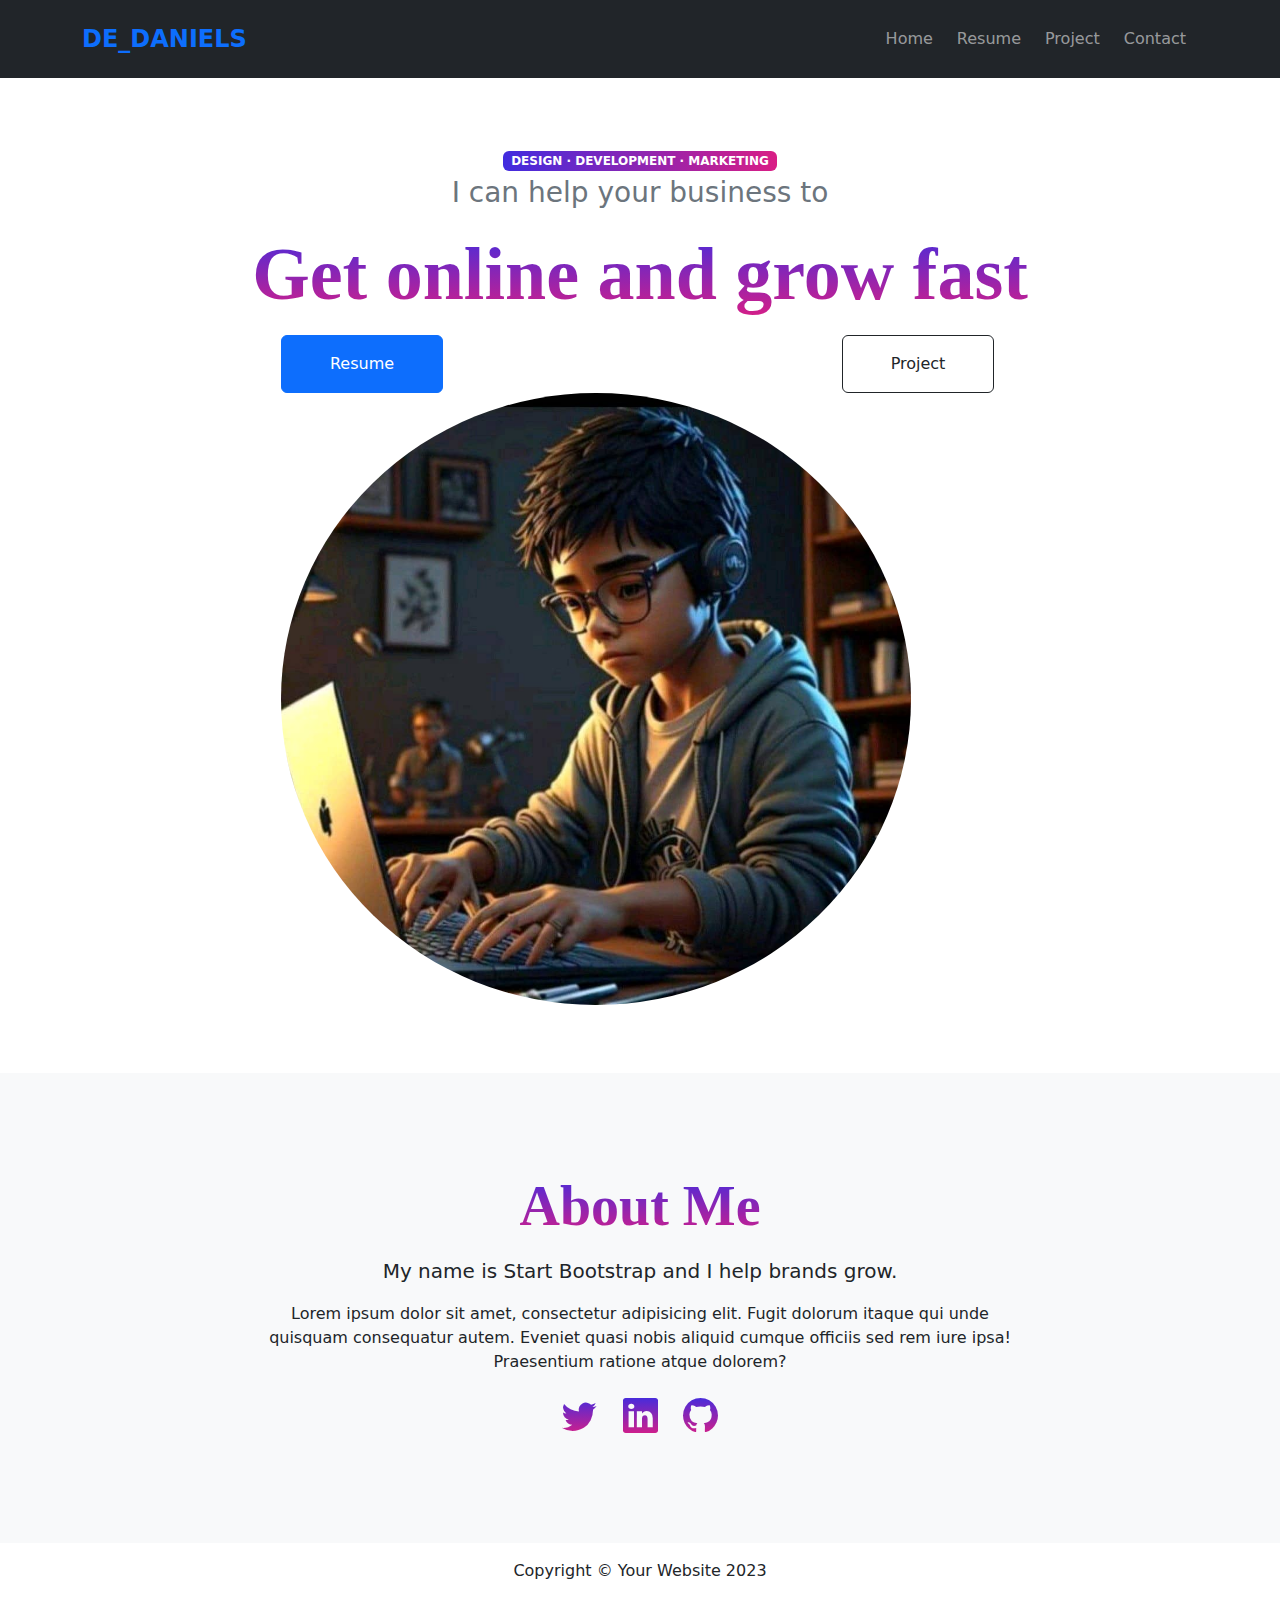
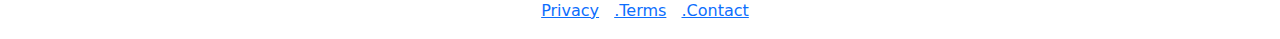
<file: index.html>
<!DOCTYPE html>
<html lang="en">
    <head>
        <meta charset="UTF-8">
        <meta name="viewport" content="width=device-width, initial-scale=1.0">
        <link 
            href="https://cdn.jsdelivr.net/npm/bootstrap@5.3.1/dist/css/bootstrap.min.css" 
            rel="stylesheet"
        >
        <link 
            rel="stylesheet" 
            href="https://cdn.jsdelivr.net/npm/bootstrap-icons@1.10.5/font/bootstrap-icons.css"
        >
        <link rel="stylesheet" href="styles.css">
        <title>De_Daniels Portfolio</title>
        <link rel="icon" type="image/x-icon" href="images/favicon.ico.ico">
    </head>
    <body>
        <nav class="navbar navbar-expand-lg bg-dark navbar-dark p-3 fixed-top">
            <div class="container">
            <a class="navbar-brand text-primary fs-4 fw-bolder" href="index.html">DE_DANIELS</a>
            <button class="navbar-toggler" type="button" data-bs-toggle="collapse" data-bs-target="#collapsibleNavbar">
                <span class="navbar-toggler-icon"></span>
            </button>
            <div class="collapse navbar-collapse justify-content-end" id="collapsibleNavbar">
                    <ul class="navbar-nav">
                        <li class="nav-item">
                            <a class="nav-link mx-1" href="index.html">Home</a>
                        </li>
                        <li class="nav-item">
                            <a class="nav-link mx-1" href="resume.html">Resume</a>
                        </li>
                        <li class="nav-item">
                            <a class="nav-link mx-1" href="project.html">Project</a>
                        </li>    
                        <li class="nav-item">
                            <a class="nav-link mx-1" href="contact.html">Contact</a>
                        </li>    
                    </ul>
            </div>
            </div>
        </nav>
        <div class="container-fluid d-xxl-inline-flex p-5 bg-white text-center text-xxl-start" id="nav">
            <div class="px-xl-5 text-wrap">
                <span class="badge">DESIGN · DEVELOPMENT · MARKETING</span>
                <p class="fs-3 fw-light text-secondary">I can help your business to</p>
                <!-- Your class heading; use a media query to specify the font-size across different screen sizes  -->
                <p class="heading display-2 fw-bolder">Get online and grow fast</p> 
                <!-- <div class="d-sm-block">
                    <a href="resume.html" class="btn btn-lg btn-primary py-3 px-5 my-4">Resume</a>
                    <a href="project.html" class="btn btn-lg btn-outline-dark py-3 px-5 ms-4 my-4">Project</a>
                </div> -->
                <!-- use div and row to work on button responsiveness... adjust and play around with this further -->
                <div class="row">
                    <div class="col-12 col-md-6"> <a href="./resume.html" class="btn btn-primary px-5 py-3 mb-3 mb-md-0">Resume</a></div>
                    <div class="col-12 col-md-6"><a href="./project.html" class="btn btn-outline-dark px-5 py-3">Project</a></div>
                </div>
            </div>
            <div class="my-4 me-xl-5 my-xl-0">
                <img class="img-fluid" id="cartoon" src="images/udo-.jpeg" alt="cartoon techie" width="630" height="206"> 
            </div>
        </div>
        <div class="Container-fluid bg-light text-center" id="detail">
            <p class=" display-4 fw-bolder" id="about">About Me</p>
            <p class="fs-5 fw-lighter">My name is Start Bootstrap and I help brands grow.</p>
            <div class="container" style="max-width: 770px;">
                <p class="fs-6 fw-normal">Lorem ipsum dolor sit amet, consectetur adipisicing elit. Fugit dolorum itaque qui unde quisquam consequatur autem. Eveniet quasi nobis aliquid cumque officiis sed rem iure ipsa! Praesentium ratione atque dolorem?</p>
            </div>

            <a href="#"><i class="bi bi-twitter"></i></i></a>
            <a href="#"><i class="bi bi-linkedin"></i></a>
            <a href="#"><i class="bi bi-github"></i></a>
        </div> 
        <div class="container d-xxl-flex text-center justify-content-between p-3">
            <div>
                <p>Copyright © Your Website 2023</p>
            </div>
            <div class="footer">
                <a href="#index.html">Privacy</a>
                <a href="#index.html">.Terms</a>
                <a href="#index.html">.Contact</a>
            </div>
        </div>
    <script src="https://cdn.jsdelivr.net/npm/bootstrap@5.3.1/dist/js/bootstrap.bundle.min.js"></script>    
    </body>
</html>
</file>
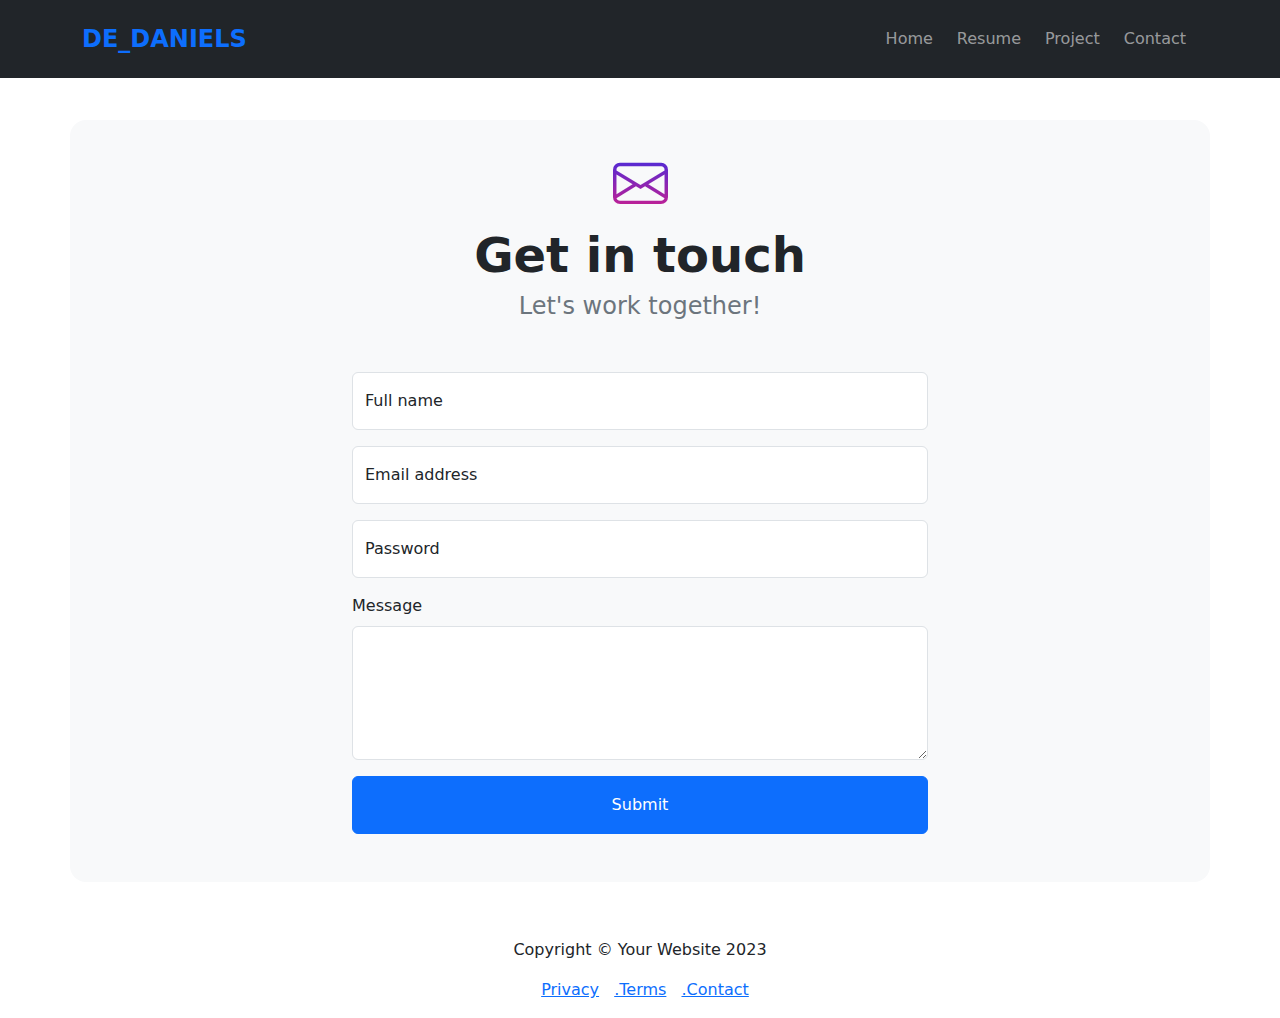
<file: contact.html>
<!DOCTYPE html>
<html lang="en">
<head>
    <meta charset="UTF-8">
    <meta name="viewport" content="width=device-width, initial-scale=1.0">
    <link 
        href="https://cdn.jsdelivr.net/npm/bootstrap@5.3.1/dist/css/bootstrap.min.css" 
        rel="stylesheet"
    >
    <link 
        rel="stylesheet" 
        href="https://cdn.jsdelivr.net/npm/bootstrap-icons@1.10.5/font/bootstrap-icons.css"
    >
    <link rel="stylesheet" href="styles.css">
    <title>De_Daniels Portfolio</title>
</head>
<body>
    <nav class="navbar navbar-expand-lg bg-dark navbar-dark p-3 fixed-top">
        <div class="container">
          <a class="navbar-brand text-primary fs-4 fw-bolder" href="index.html">DE_DANIELS</a>
          <button class="navbar-toggler" type="button" data-bs-toggle="collapse" data-bs-target="#collapsibleNavbar">
            <span class="navbar-toggler-icon"></span>
          </button>
          <div class="collapse navbar-collapse justify-content-end" id="collapsibleNavbar">
                <ul class="navbar-nav">
                    <li class="nav-item">
                        <a class="nav-link mx-1" href="index.html">Home</a>
                    </li>
                    <li class="nav-item">
                        <a class="nav-link mx-1" href="resume.html">Resume</a>
                    </li>
                    <li class="nav-item">
                        <a class="nav-link mx-1" href="project.html">Project</a>
                    </li>    
                    <li class="nav-item">
                        <a class="nav-link mx-1" href="contact.html">Contact</a>
                    </li>    
                </ul>
          </div>
        </div>
    </nav>
    <div class="container rounded-4 p-4 text-center bg-light" id="contact-page" style="max-width: 1000;">
        <i class="bi bi-envelope"></i>
        <p class="display-5 fw-bold mb-1">Get in touch</p>
        <p class="fs-4 fw-normal text-secondary">Let's work together!</p>

        <div class="container text-start mt-5 mb-4" style="max-width: 600px;">
            <form action="/action_page.php">
                <div class="form-floating mb-3 mt-3">
                    <input type="text" class="form-control" id="uname" placeholder="Full name" name="uname" required>
                    <label for="uname" class="form-label">Full name</label>
                    <div class="valid-feedback">Valid.</div>
                    <div class="invalid-feedback">A name is required</div>
                </div>

                <div class="form-floating mb-3 mt-3">
                  <input type="text" class="form-control" id="email" placeholder="Email address" name="email" required>
                  <label for="email"  class="form-label">Email address</label>
                  <div class="valid-feedback">Valid.</div>
                  <div class="invalid-feedback">An email is required</div>
                  <div class="invalid-feedback">Email is not valid</div>
                </div>

                <div class="form-floating mt-3 mb-3">
                  <input type="text" class="form-control" id="pwd" placeholder="Phone number" name="pswd" required>
                  <label for="pwd"  class="form-label">Password</label>
                  <div class="valid-feedback">Valid.</div>
                  <div class="invalid-feedback">A phone number is required</div>
                </div>

                <div class="mt-3 mb-3">
                    <label for="mytextarea" class="form-label">Message</label>
                    <textarea class="form-control" rows="5" id="mytextarea" name="text" required></textarea>
                    <div class="invalid-feedback">A message is required</div>
                </div>
                <div class="d-grid">
                    <button type="button" class="btn btn-primary btn-block py-3">Submit</button>
                </div> 
            </form>
        </div>
    </div>
    <div class="container d-xxl-flex text-center justify-content-between p-3">
        <div>
            <p>Copyright © Your Website 2023</p>
        </div>
        <div class="footer">
            <a href="#contact.html">Privacy</a>
            <a href="#contact.html">.Terms</a>
            <a href="#contact.html">.Contact</a>
        </div>
    </div>
    <script src="https://cdn.jsdelivr.net/npm/bootstrap@5.3.1/dist/js/bootstrap.bundle.min.js"></script>
</body>
</file>
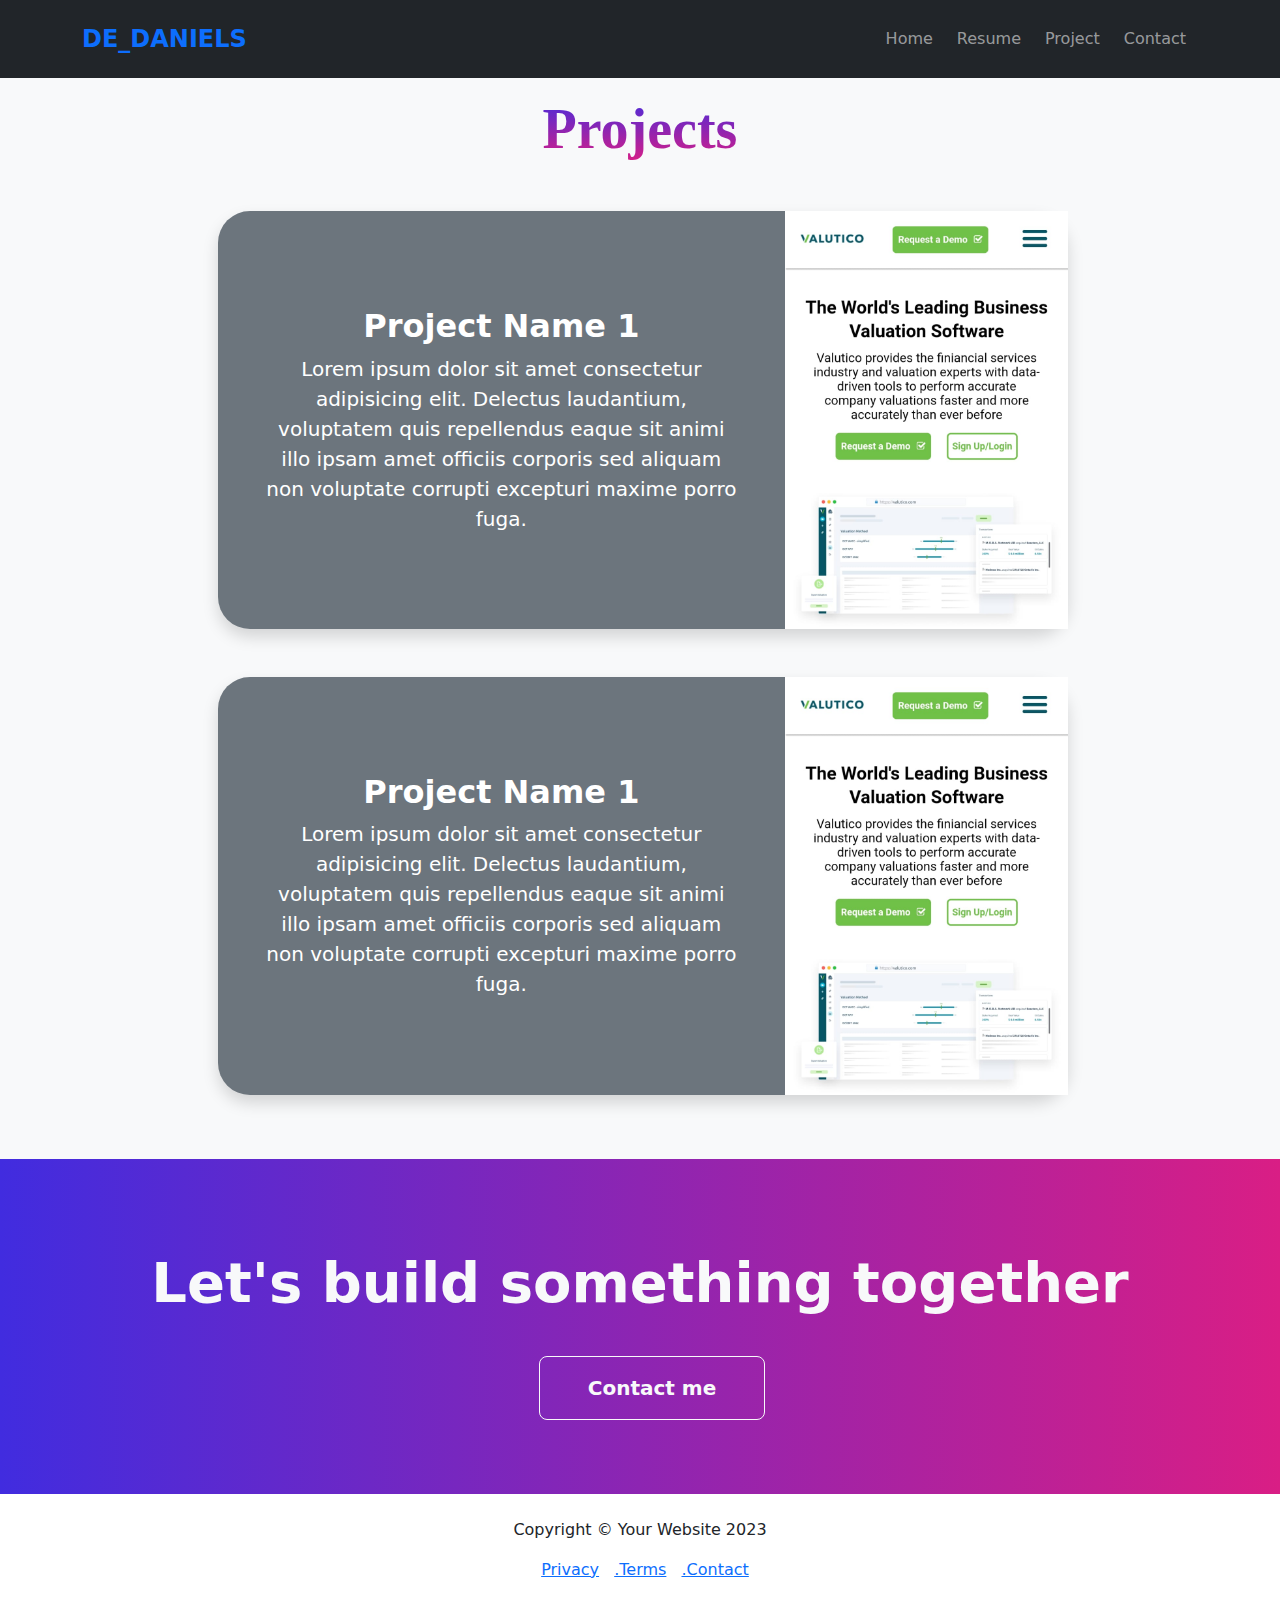
<file: project.html>
<!DOCTYPE html>
<html lang="en">
    <head>
        <meta charset="UTF-8">
        <meta name="viewport" content="width=device-width, initial-scale=1.0">
        <link 
            href="https://cdn.jsdelivr.net/npm/bootstrap@5.3.1/dist/css/bootstrap.min.css" 
            rel="stylesheet"
        >
        <link 
            rel="stylesheet" 
            href="https://cdn.jsdelivr.net/npm/bootstrap-icons@1.10.5/font/bootstrap-icons.css"
        >
        <link rel="stylesheet" href="styles.css">
        <title>De_Daniels Portfolio</title>
    </head>
    <body>
        <nav class="navbar navbar-expand-lg bg-dark navbar-dark p-3 fixed-top">
            <div class="container">
                <a class="navbar-brand text-primary fs-4 fw-bolder" href="index.html">DE_DANIELS</a>
                <button class="navbar-toggler" type="button" data-bs-toggle="collapse" data-bs-target="#collapsibleNavbar">
                    <span class="navbar-toggler-icon"></span>
                </button>
                <div class="collapse navbar-collapse justify-content-end" id="collapsibleNavbar">
                    <ul class="navbar-nav">
                        <li class="nav-item">
                            <a class="nav-link mx-1" href="index.html">Home</a>
                        </li>
                        <li class="nav-item">
                            <a class="nav-link mx-1" href="resume.html">Resume</a>
                        </li>
                        <li class="nav-item">
                            <a class="nav-link mx-1" href="project.html">Project</a>
                        </li>
                        <li class="nav-item">
                            <a class="nav-link mx-1" href="contact.html">Contact</a>
                        </li>
                    </ul>
                </div>
            </div>
        </nav>
        <div class="container-fluid bg-light text-center py-5">
            <div class="container mt-5" style="max-width: 900px;">
                <p class=" display-4 fw-bolder" id="about">Projects</p>
                <div class="card mb-3 text-xxl-start my-5 ms-3 rounded-5 border-0 shadow text-bg-secondary" style="max-width: 850px;">
                    <div class="row g-0">
                        <div class="col-md-8">
                            <div class="card-body px-5 pt-5 mt-5">
                                <h2 class="fw-bold">Project Name 1</h2>
                                <p class="text-gray fs-5 fw-normal" >
                                    Lorem ipsum dolor sit amet consectetur adipisicing elit. Delectus laudantium, voluptatem quis repellendus eaque sit animi illo ipsam amet officiis corporis sed aliquam non voluptate corrupti excepturi maxime porro fuga.
                                </p>
                            </div>
                        </div>
                        <div class="col-md-4">
                            <img class="img-fluid" src="images/valutico.jpeg" alt="valutico Website picture" style="max-width: auto;"> 
                        </div>
                    </div>
                </div>
                <div class="card mb-3 text-xxl-start my-5 ms-3 rounded-5 border-0 shadow text-bg-secondary" style="max-width: 850px;">
                    <div class="row g-0">
                        <div class="col-md-8">
                            <div class="card-body px-5 pt-5 mt-5">
                                <h2 class="fw-bold">Project Name 1</h2>
                                <p class="text-gray fs-5 fw-normal text-justify" >
                                    Lorem ipsum dolor sit amet consectetur adipisicing elit. Delectus laudantium, voluptatem quis repellendus eaque sit animi illo ipsam amet officiis corporis sed aliquam non voluptate corrupti excepturi maxime porro fuga.
                                </p>
                            </div>
                        </div>
                        <div class="col-md-4 bg-primary">
                            <img class="img-fluid" src="images/valutico.jpeg" alt="valutico Website picture" style="max-width: auto;"> 
                        </div>
                    </div>
                </div>
            </div>
            
        </div>
        <div class="containerfluid text-center mb-2" id="contact">
            <p class="display-4 fw-bold text-light">Let's build something together</p>
            <a href="contact.html" class="btn btn-lg btn-outline-light py-3 px-5 ms-4 my-4 fw-bold">Contact me</a>
        </div>
        <div class="container d-xxl-flex text-center justify-content-between p-3">
            <div>
                <p>Copyright © Your Website 2023</p>
            </div>
            <div class="footer">
                <a href="#project.html">Privacy</a>
                <a href="#project.html">.Terms</a>
                <a href="#project.html">.Contact</a>
            </div>
        </div>
        <script src="https://cdn.jsdelivr.net/npm/bootstrap@5.3.1/dist/js/bootstrap.bundle.min.js"></script>
    </body>
</html>
</file>
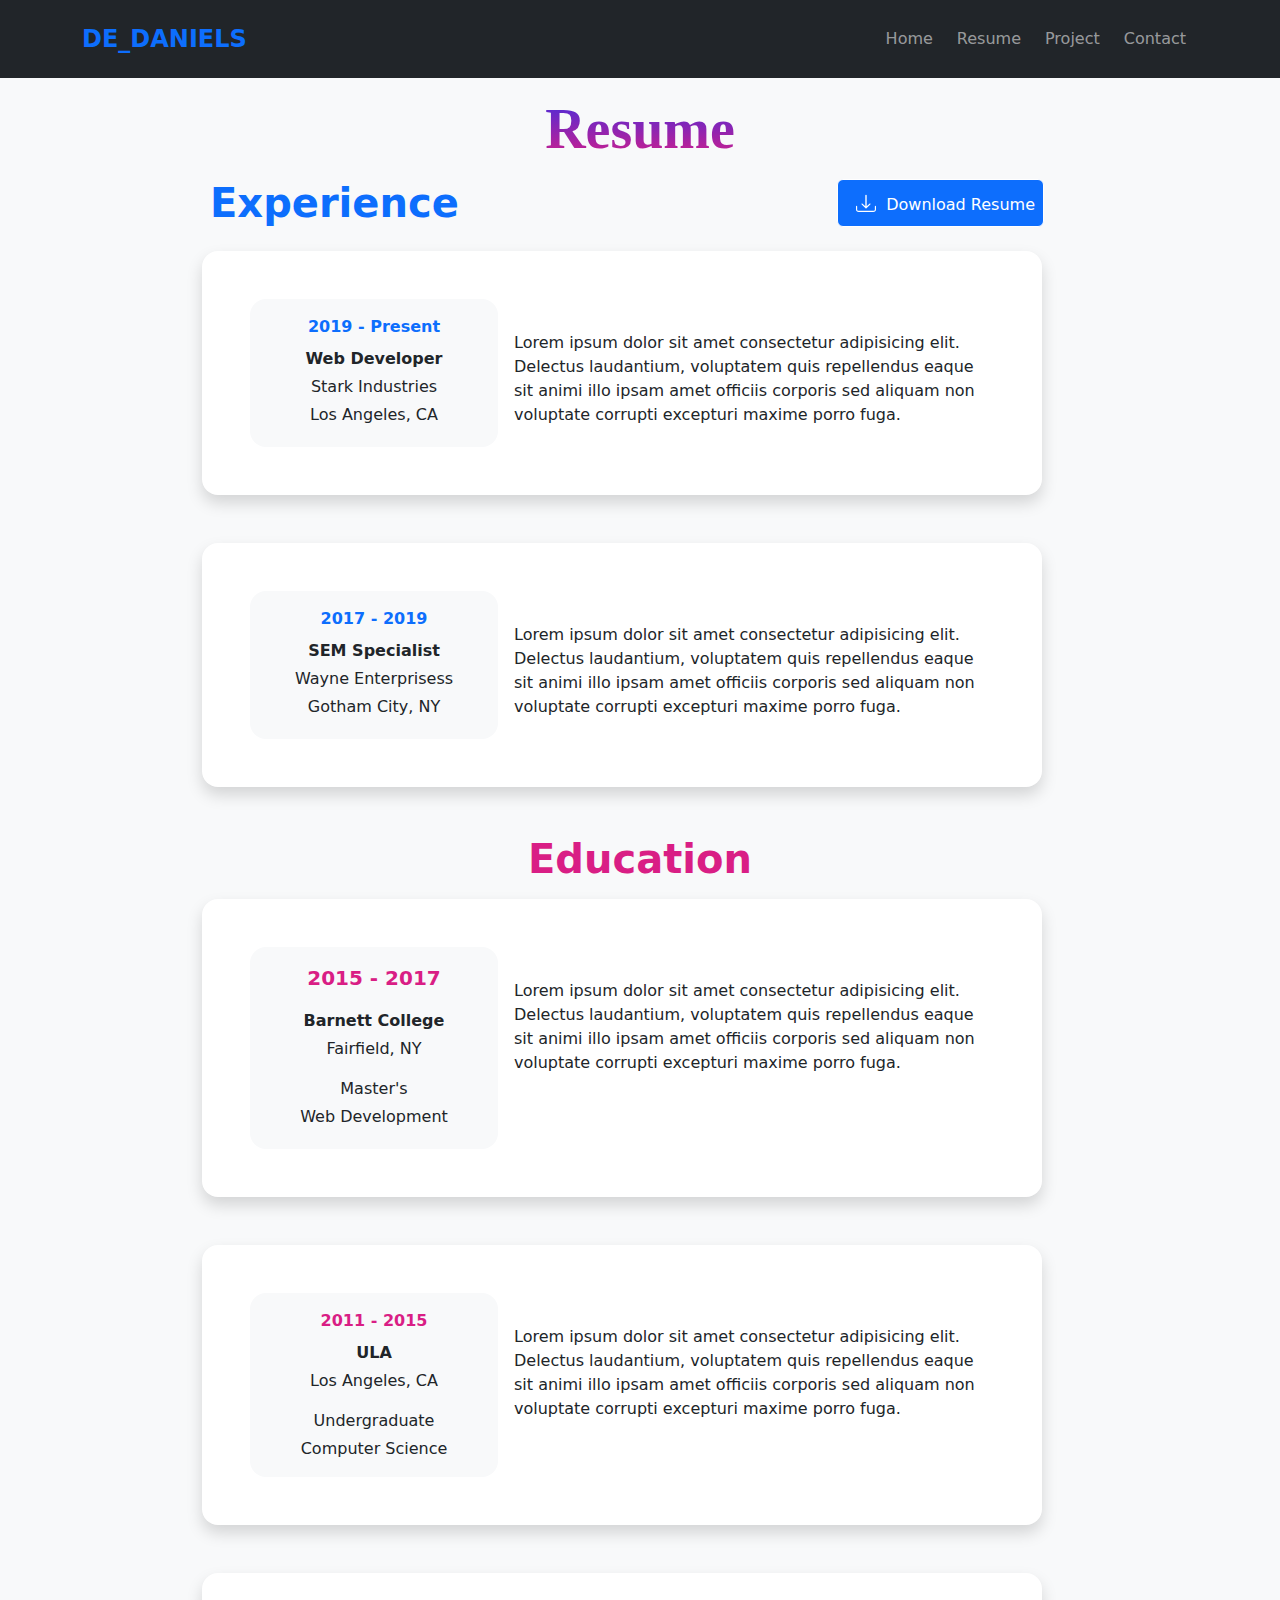
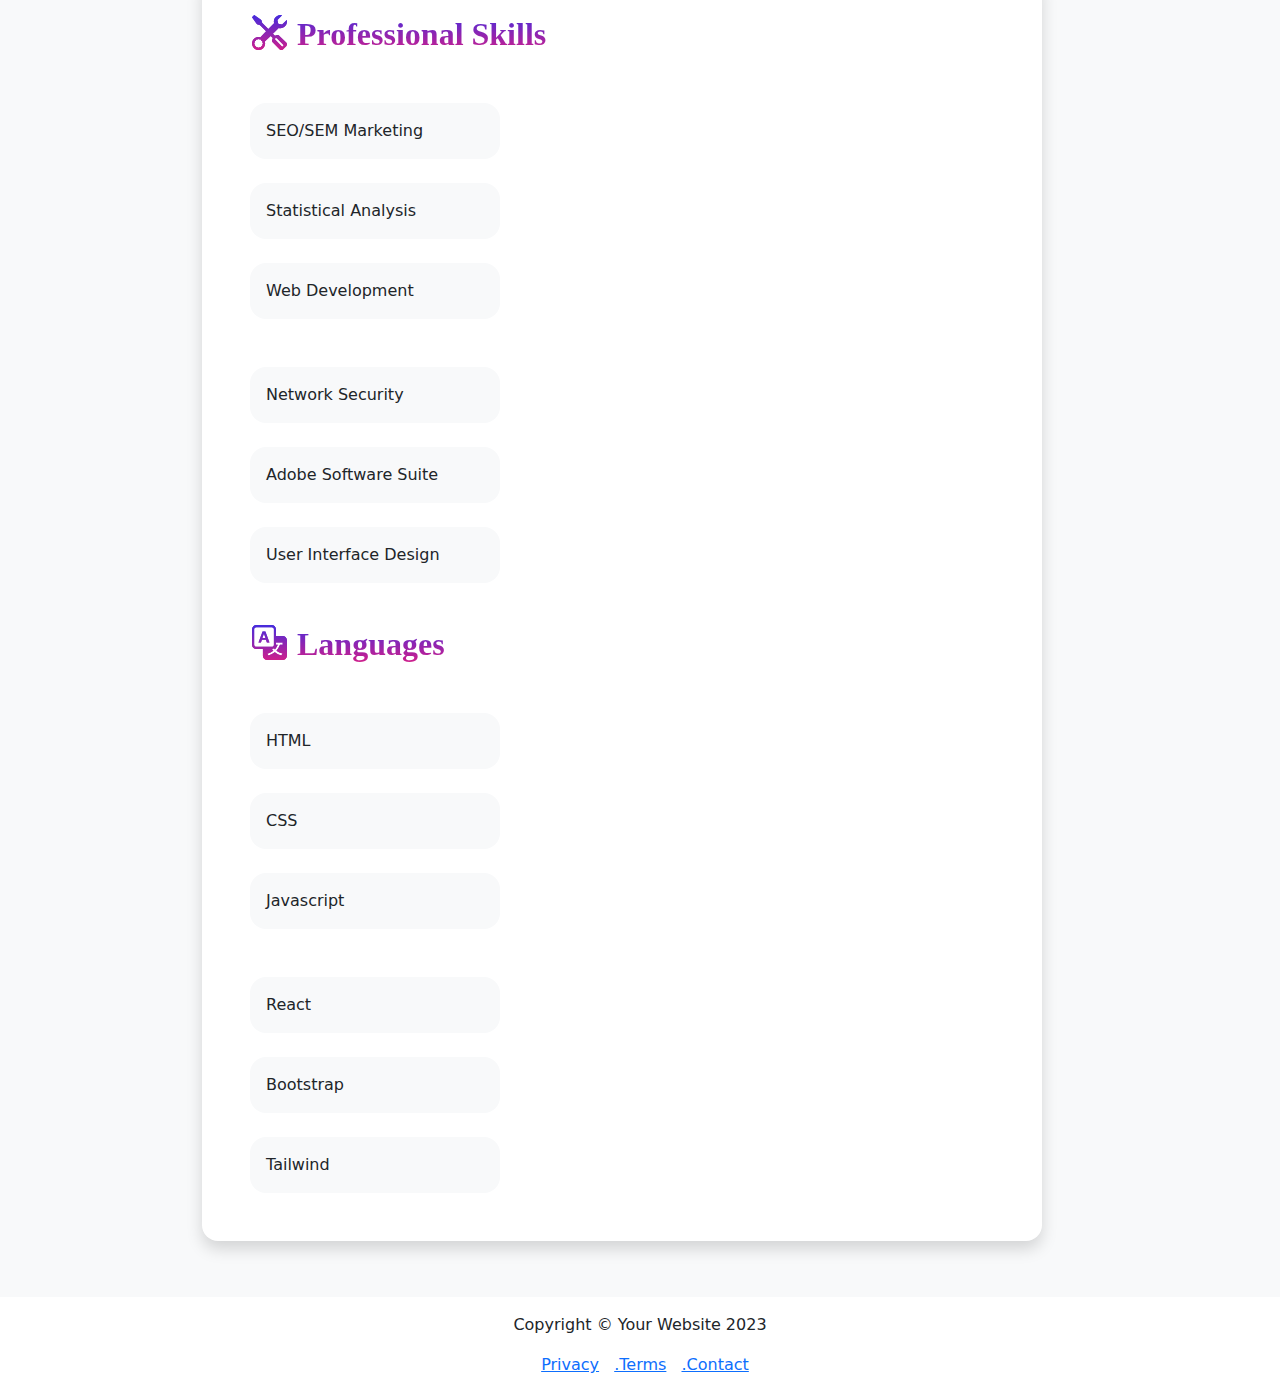
<file: resume.html>
<!DOCTYPE html>
<html lang="en">
    <head>
        <meta charset="UTF-8">
        <meta name="viewport" content="width=device-width, initial-scale=1.0">
        <link 
            href="https://cdn.jsdelivr.net/npm/bootstrap@5.3.1/dist/css/bootstrap.min.css" 
            rel="stylesheet"
        >
        <link 
            rel="stylesheet" 
            href="https://cdn.jsdelivr.net/npm/bootstrap-icons@1.10.5/font/bootstrap-icons.css"
        >
        <link rel="stylesheet" href="styles.css">
        <title>De_Daniels Portfolio</title>
    </head>
    <body>
        <nav class="navbar navbar-expand-lg bg-dark navbar-dark p-3 fixed-top">
            <div class="container">
                <a class="navbar-brand text-primary fs-4 fw-bolder" href="index.html">DE_DANIELS</a>
                <button class="navbar-toggler" type="button" data-bs-toggle="collapse" data-bs-target="#collapsibleNavbar">
                    <span class="navbar-toggler-icon"></span>
                </button>
                <div class="collapse navbar-collapse justify-content-end" id="collapsibleNavbar">
                    <ul class="navbar-nav">
                        <li class="nav-item">
                            <a class="nav-link mx-1" href="index.html">Home</a>
                        </li>
                        <li class="nav-item">
                            <a class="nav-link mx-1" href="resume.html">Resume</a>
                        </li>
                        <li class="nav-item">
                            <a class="nav-link mx-1" href="project.html">Project</a>
                        </li>
                        <li class="nav-item">
                            <a class="nav-link mx-1" href="contact.html">Contact</a>
                        </li>
                    </ul>
                </div>
            </div>
        </nav>
        <div class="container-fluid bg-light text-center py-5">
            <div class="container mt-5" style="max-width: 900px;">
                <p class=" display-4 fw-bolder" id="about">Resume</p>
                <div class="d-flex justify-content-between px-2" style="max-width: 850px;">
                    <p class=" display-6 fw-bolder text-primary">Experience</p>
                    <a href="#" class="btn text-bg-primary active py-2 px-2 mb-4 fs-6"><i class="bi bi-download"></i>Download Resume</a>
                </div>

                <div class="card mb-3 text-xxl-start p-5 mb-5 rounded-4 border-0 shadow" style="max-width: 840px;">
                    <div class="row g-0">
                      <div class="col-md-4 bg-light p-3 rounded-4" style="max-width: auto;">
                            <p class="text-primary mb-2 fs-6 fw-bold">2019 - Present</p>
                            <p class="text-dark mb-1 fs-6 fw-bold">Web Developer</p>
                            <p class="text-gray mb-1 fs-6 fw-normal">Stark Industries</p>
                            <p class="text-gray mb-1 fs-6 fw-normal">Los Angeles, CA</p>
                      </div>
                      <div class="col-md-8">
                        <div class="card-body">
                            <p class="text-gray text-start mb-1 mt-3 fs-6 fw-normal">
                                Lorem ipsum dolor sit amet consectetur adipisicing elit. Delectus laudantium, voluptatem quis repellendus eaque sit animi illo ipsam amet officiis corporis sed aliquam non voluptate corrupti excepturi maxime porro fuga.
                            </p>
                        </div>
                      </div>
                    </div>
                </div>
                <div class="card mb-3 text-xxl-start p-5 mb-5 rounded-4 border-0 shadow" style="max-width: 840px;">
                    <div class="row g-0">
                      <div class="col-md-4 bg-light p-3 rounded-4" style="max-width: auto;">
                            <p class="text-primary mb-2 fs-6 fw-bold">2017 - 2019</p>
                            <p class="text-dark mb-1 fs-6 fw-bold">SEM Specialist</p>
                            <p class="text-gray mb-1 fs-6 fw-normal">Wayne Enterprisess</p>
                            <p class="text-gray mb-1 fs-6 fw-normal">Gotham City, NY</p>
                      </div>
                      <div class="col-md-8">
                        <div class="card-body">
                            <p class="text-gray text-start mb-1 mt-3 fs-6 fw-normal">
                                Lorem ipsum dolor sit amet consectetur adipisicing elit. Delectus laudantium, voluptatem quis repellendus eaque sit animi illo ipsam amet officiis corporis sed aliquam non voluptate corrupti excepturi maxime porro fuga.
                            </p>
                        </div>
                      </div>
                    </div>
                </div>
                <!-- EDUCATION SECTION -->
                <p class="Education text-xxl-start display-6 fw-bold">Education</p>
                <div class="card mb-3 text-xxl-start p-5 mb-5 rounded-4 border-0 shadow" style="max-width: 840px;">
                    <div class="row g-0">
                      <div class="col-md-4 bg-light p-3 rounded-4" style="max-width: auto;">
                            <p class="Education fs-5 fw-bold">2015 - 2017</p>
                            <p class="text-dark mb-1 fs-6 fw-bold">Barnett College</p>
                            <p class="text-gray mb-3 fs-6 fw-normal">Fairfield, NY</p>
                            <p class="text-gray mb-1 fs-6 fw-normal">Master's</p>
                            <p class="text-gray mb-1 fs-6 fw-normal">Web Development</p>
                      </div>
                      <div class="col-md-8">
                        <div class="card-body">
                            <p class="text-gray text-start mb-1 mt-3 fs-6 fw-normal">
                                Lorem ipsum dolor sit amet consectetur adipisicing elit. Delectus laudantium, voluptatem quis repellendus eaque sit animi illo ipsam amet officiis corporis sed aliquam non voluptate corrupti excepturi maxime porro fuga.
                            </p>
                        </div>
                      </div>
                    </div>
                </div>
                <div class="card mb-3 text-xxl-start p-5 mb-5 rounded-4 border-0 shadow" style="max-width: 840px;">
                    <div class="row g-0">
                      <div class="col-md-4 bg-light p-3 rounded-4" style="max-width: auto;">
                            <p class="Education mb-2 fs-6 fw-bold">2011 - 2015</p>
                            <p class="text-dark mb-1 fs-6 fw-bold">ULA</p>
                            <p class="text-gray mb-3 fs-6 fw-normal">Los Angeles, CA</p>
                            <p class="text-gray mb-1 fs-6 fw-normal">Undergraduate</p>
                            <p class="text-gray mb-0 fs-6 fw-normal">Computer Science</p>
                      </div>
                      <div class="col-md-8">
                        <div class="card-body">
                            <p class="text-gray text-start mb-1 mt-3 fs-6 fw-normal">
                                Lorem ipsum dolor sit amet consectetur adipisicing elit. Delectus laudantium, voluptatem quis repellendus eaque sit animi illo ipsam amet officiis corporis sed aliquam non voluptate corrupti excepturi maxime porro fuga.
                            </p>
                        </div>
                      </div>
                    </div>
                </div>
            </div>
            <!-- PROFESSIONAL & LANGUAGES SECTION -->
            <div class="container" style="max-width: 900px;">
                <div class="card p-4 mb-2 rounded-4 border-0 shadow" style="max-width: 840px;">
                    <div class="card-body text-start">
                      <h5 class="card-title fs-2 fw-bolder" id="about"><i class="bi bi-tools"></i>Professional Skills</h5>
                    </div>
                    <div class="d-xxl-flex justify-content-between text-start ms-4">
                        <div class="p-3 my-4 bg-light text-xxl-start order-1 rounded-4" style="width: 250px;">SEO/SEM Marketing</div>
                        <div class="p-3 my-4 bg-light text-xxl-start order-2 rounded-4" style="width: 250px;">Statistical Analysis</div>
                        <div class="p-3 my-4 bg-light text-xxl-start order-3 rounded-4" style="width: 250px;">Web Development</div>
                    </div>
                    <div class="d-xxl-flex justify-content-between text-start ms-4">
                        <div class="p-3 my-4 bg-light text-xxl-start order-1 rounded-4" style="width: 250px;">Network Security</div>
                        <div class="p-3 my-4 bg-light text-xxl-start order-2 rounded-4" style="width: 250px;">Adobe Software Suite</div>
                        <div class="p-3 my-4 bg-light text-xxl-start order-3 rounded-4" style="width: 250px;">User Interface Design</div>
                    </div>

                    <div class="card-body text-start">
                        <h5 class="card-title fs-2 fw-bolder" id="about"><i class="bi bi-translate"></i>Languages</h5>
                      </div>
                      <div class="d-xxl-flex justify-content-between text-start ms-4">
                          <div class="p-3 my-4 bg-light text-xxl-start order-1 rounded-4" style="width: 250px;">HTML</div>
                          <div class="p-3 my-4 bg-light text-xxl-start order-2 rounded-4" style="width: 250px;">CSS</div>
                          <div class="p-3 my-4 bg-light text-xxl-start order-3 rounded-4" style="width: 250px;">Javascript</div>
                      </div>
                      <div class="d-xxl-flex justify-content-between text-start ms-4">
                          <div class="p-3 my-4 bg-light text-xxl-start order-1 rounded-4" style="width: 250px;">React</div>
                          <div class="p-3 my-4 bg-light text-xxl-start order-2 rounded-4" style="width: 250px;">Bootstrap</div>
                          <div class="p-3 my-4 bg-light text-xxl-start order-3 rounded-4" style="width: 250px;">Tailwind</div>
                      </div>
                </div>
                
            </div>
        </div>
        <div class="container d-xxl-flex text-center justify-content-between p-3">
            <div>
                <p>Copyright © Your Website 2023</p>
            </div>
            <div class="footer">
                <a href="#resume.html">Privacy</a>
                <a href="#resume.html">.Terms</a>
                <a href="#resume.html">.Contact</a>
            </div>
        </div>
        <script src="https://cdn.jsdelivr.net/npm/bootstrap@5.3.1/dist/js/bootstrap.bundle.min.js"></script>
    </body>

</html>
</file>
<file: styles.css>
* {
  padding: 0;
  margin: 0;
  box-sizing: border-box;
}
#nav {
  margin-top: 100px;
  margin-bottom: 20px;
}
span {
  background: linear-gradient(to right, #412cdf, #d91e85);
  /* margin-bottom: 25px; */

  /* The span you added here as messing with the span in the bootstrap mobile nav button icon  */
  /* If you need to alter any different span, give it an id, and work on that id */
}
.heading {
  font-size: 74px;
  font-family: Cambria, Cochin, Georgia, Times, "Times New Roman", serif;
  background: -webkit-linear-gradient(#412cdf, #d91e85);
  -webkit-background-clip: text;
  -webkit-text-fill-color: transparent;
}
#cartoon {
  border-radius: 50%;
  margin-right: 40px;
}
#about {
  font-family: Cambria, Cochin, Georgia, Times, "Times New Roman", serif;
  background: -webkit-linear-gradient(#412cdf, #d91e85);
  -webkit-background-clip: text;
  -webkit-text-fill-color: transparent;
}
#detail {
  padding: 100px 0;
}
.bi {
  font-size: 35px;
  background: -webkit-linear-gradient(#412cdf, #d91e85);
  -webkit-background-clip: text;
  -webkit-text-fill-color: transparent;
  margin: 10px;
}
.bi-download {
  font-size: 20px;
  background: white;
  -webkit-background-clip: text;
  -webkit-text-fill-color: transparent;
}
.footer a {
  margin-left: 10px;
}
.Education {
  color: #d91e85;
}
.bi-tools,
.bi-translate,
.bi-envelope {
  background: -webkit-linear-gradient(#412cdf, #d91e85);
  -webkit-background-clip: text;
  -webkit-text-fill-color: transparent;
}
#contact {
  background: linear-gradient(to right, #412cdf, #d91e85);
  padding: 90px 10px 50px;
}
#contact-page {
  margin-top: 120px;
  margin-bottom: 40px;
}
.bi-envelope {
  font-size: 55px;
}
</file>
